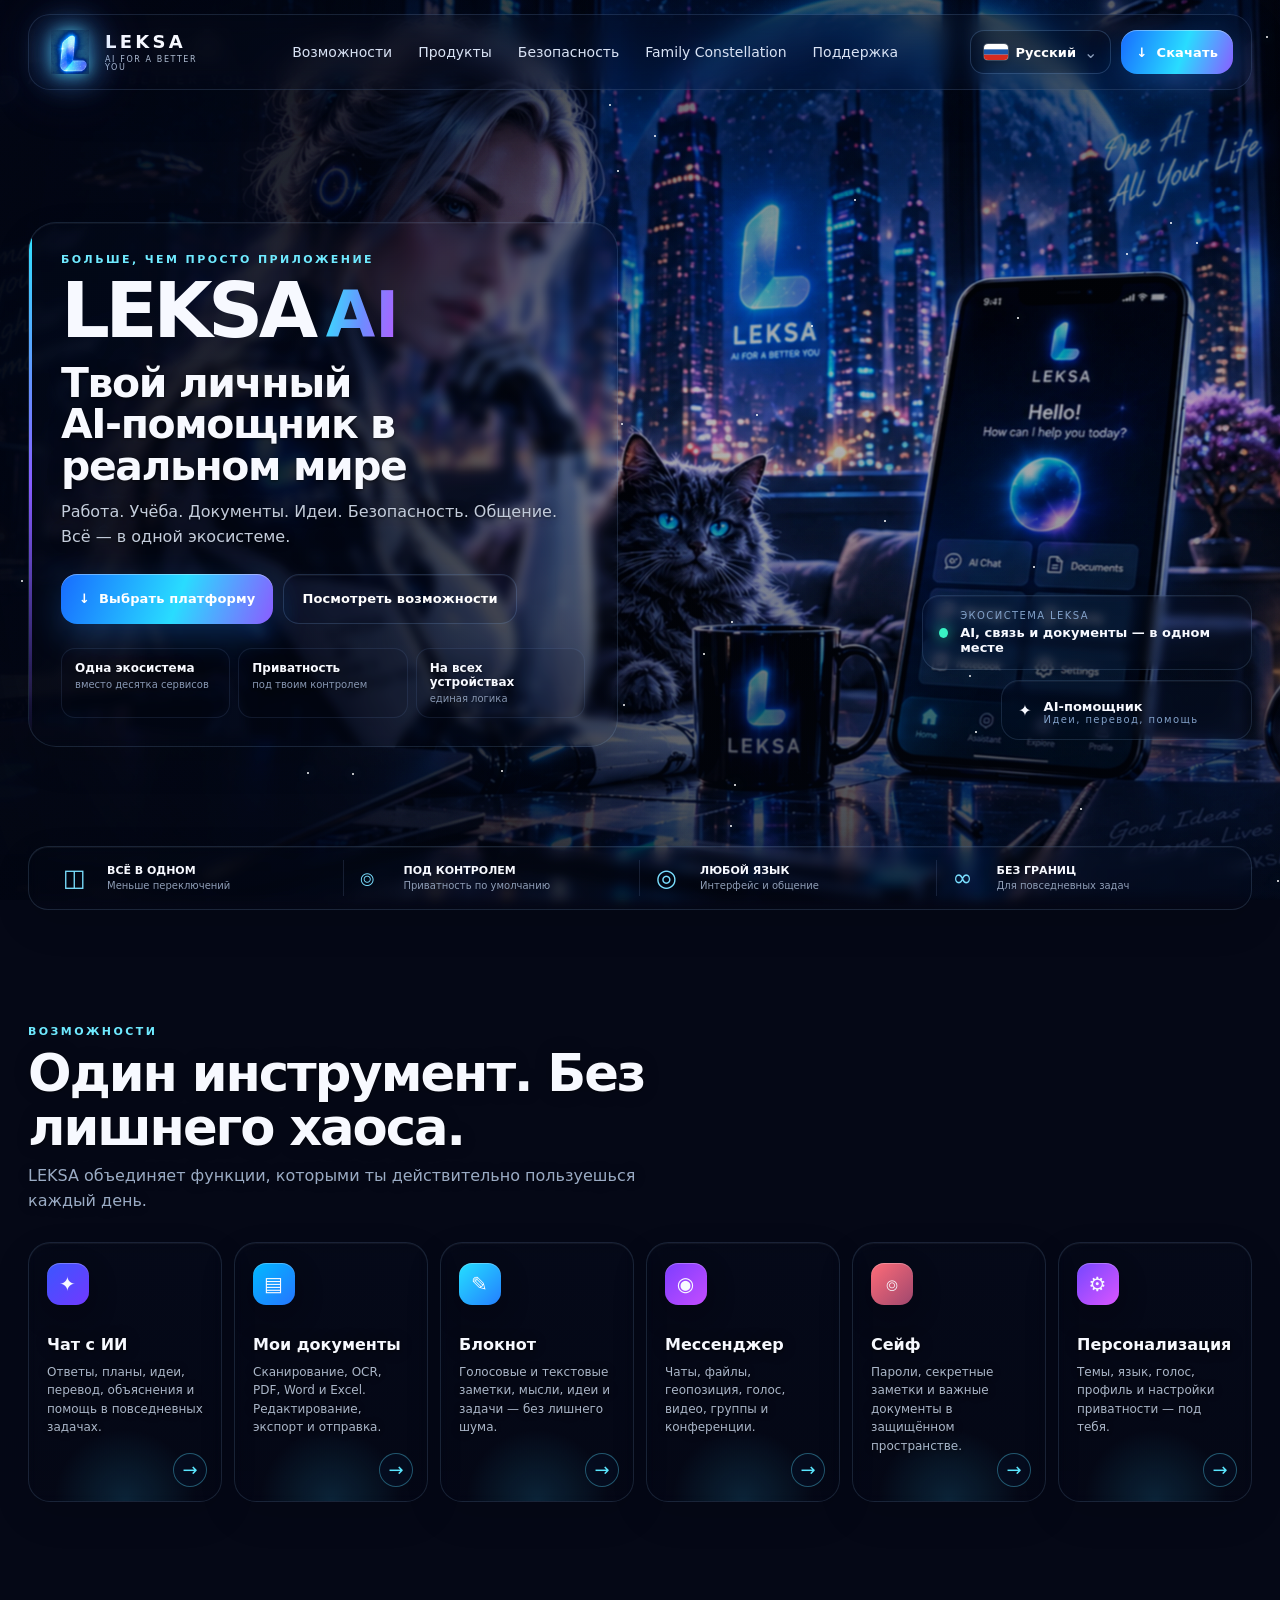
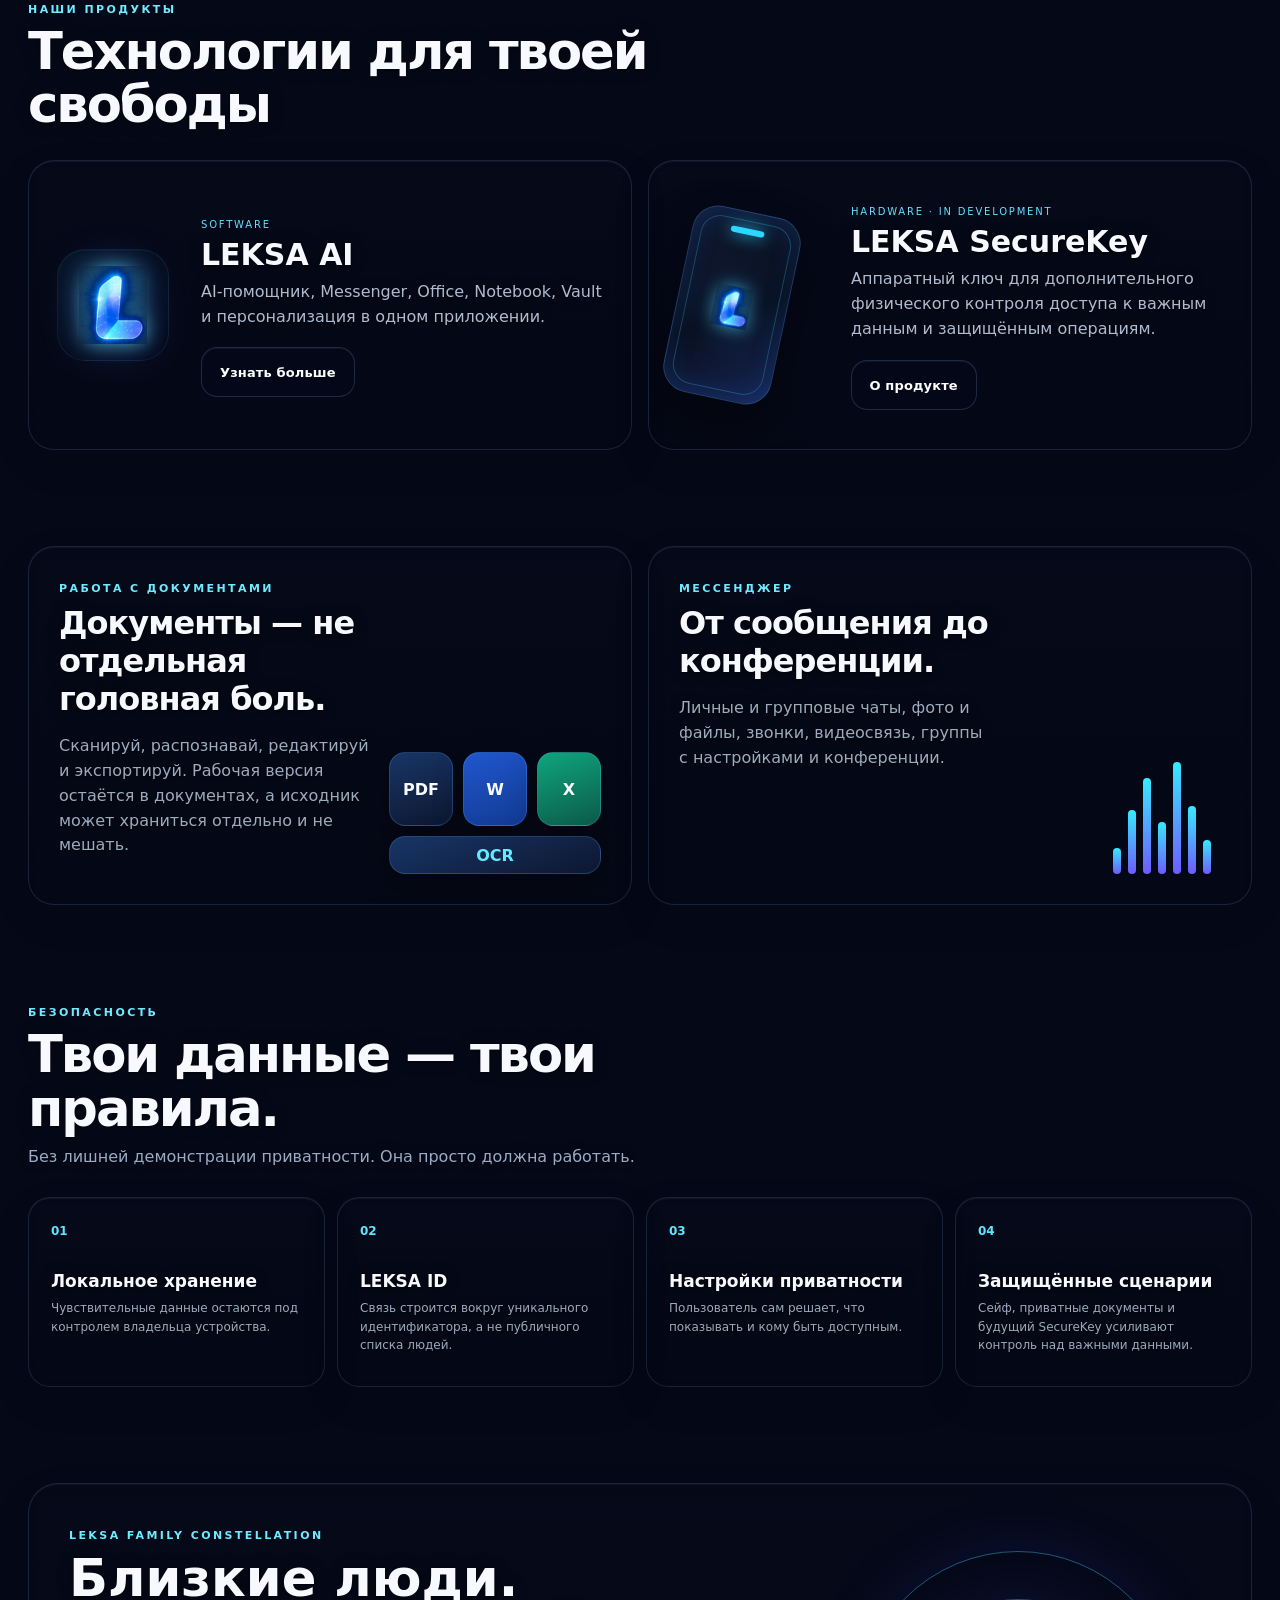
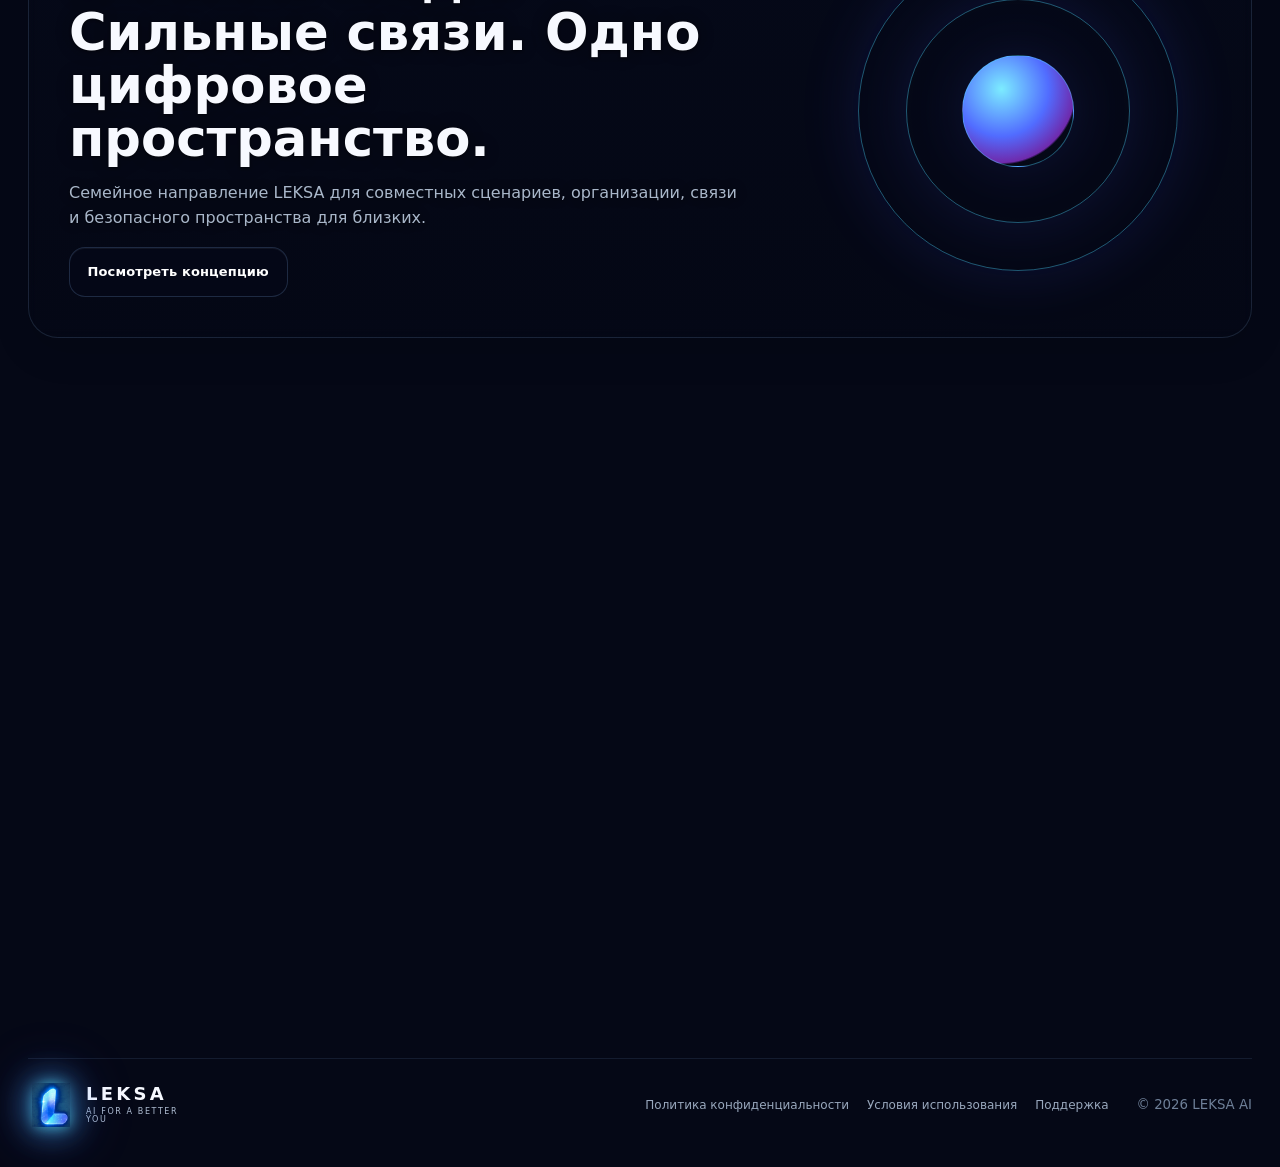
<file: index.html>
<!doctype html>
<html lang="ru">
<head>
  <meta charset="utf-8">
  <meta name="viewport" content="width=device-width,initial-scale=1,viewport-fit=cover">
  <meta name="theme-color" content="#050816">
  <meta name="description" content="LEKSA AI — AI-помощник, защищённый мессенджер, документы, блокнот, сейф и персонализация в одной экосистеме.">
  <meta name="robots" content="index,follow,max-image-preview:large">
  <link rel="canonical" href="https://leksa.dev/">

  <meta property="og:type" content="website">
  <meta property="og:url" content="https://leksa.dev/">
  <meta property="og:site_name" content="LEKSA AI">
  <meta property="og:title" content="LEKSA AI — Технологии будущего">
  <meta property="og:description" content="AI-помощник, защищённый мессенджер, документы, блокнот, сейф и персонализация в одной экосистеме.">
  <meta property="og:image" content="https://leksa.dev/assets/leksa-lockup.png">
  <meta property="og:locale" content="ru_RU">

  <meta name="twitter:card" content="summary_large_image">
  <meta name="twitter:title" content="LEKSA AI — Технологии будущего">
  <meta name="twitter:description" content="AI-помощник, защищённый мессенджер, документы, блокнот, сейф и персонализация в одной экосистеме.">
  <meta name="twitter:image" content="https://leksa.dev/assets/leksa-lockup.png">

  <title>LEKSA AI — Технологии будущего</title>
  <link rel="icon" href="/favicon.ico" sizes="any">
  <link rel="icon" type="image/png" sizes="120x120" href="/favicon.png">
  <link rel="apple-touch-icon" sizes="180x180" href="/apple-touch-icon.png">
  <link rel="preload" href="assets/scene.webp" as="image" type="image/webp">
  <link rel="stylesheet" href="styles.css">
</head>
<body>
  <div class="scene" aria-hidden="true">
    <div class="scene__bg"></div>
    <div class="scene__shade"></div>
    <div class="scene__noise"></div>
    <div class="scene__stars" id="stars"></div>
  </div>

  <header class="header shell">
    <a class="brand" href="#home" aria-label="LEKSA AI home">
      <span class="brand__mark" aria-hidden="true"><img src="assets/leksa-mark.png" alt=""></span>
      <span class="brand__text"><b>LEKSA</b><small>AI FOR A BETTER YOU</small></span>
    </a>

    <nav class="nav" aria-label="Primary navigation">
      <a href="#features" data-i18n="nav_features">Возможности</a>
      <a href="#products" data-i18n="nav_products">Продукты</a>
      <a href="#security" data-i18n="nav_security">Безопасность</a>
      <a href="#family" data-i18n="nav_family">Family Constellation</a>
      <a href="#support" data-i18n="nav_support">Поддержка</a>
    </nav>

    <div class="header__actions">
      <div class="language">
        <button class="language__toggle" id="langToggle" aria-haspopup="listbox" aria-expanded="false">
          <img class="language__flag" id="langFlag" src="assets/flags/ru.svg" alt="Русский">
          <span class="language__name" id="langName">Русский</span>
          <span class="chev">⌄</span>
        </button>
        <div class="language__menu" id="langMenu" role="listbox" hidden></div>
      </div>
      <button class="btn btn--primary btn--small" data-open="downloads"><span>↓</span><span data-i18n="download">Скачать</span></button>
      <button class="hamb" id="hamb" aria-label="Menu"><span></span><span></span></button>
    </div>
  </header>

  <main>
    <section class="hero shell" id="home">
      <div class="hero__copy glass reveal">
        <div class="eyebrow" data-i18n="hero_eyebrow">БОЛЬШЕ, ЧЕМ ПРОСТО ПРИЛОЖЕНИЕ</div>
        <div class="hero__logo-line"><span>LEKSA</span><em>AI</em></div>
        <h1 data-i18n="hero_title">Твой личный AI‑помощник в реальном мире</h1>
        <p class="hero__lead" data-i18n="hero_lead">Работа. Учёба. Документы. Идеи. Безопасность. Общение. Всё — в одной экосистеме.</p>
        <div class="hero__actions">
          <button class="btn btn--primary" data-open="downloads"><span>↓</span><span data-i18n="hero_cta">Выбрать платформу</span></button>
          <a class="btn btn--glass" href="#features" data-i18n="hero_more">Посмотреть возможности</a>
        </div>
        <div class="hero__facts">
          <span><b data-i18n="fact_one">Одна экосистема</b><small data-i18n="fact_one_sub">вместо десятка сервисов</small></span>
          <span><b data-i18n="fact_private">Приватность</b><small data-i18n="fact_private_sub">под твоим контролем</small></span>
          <span><b data-i18n="fact_devices">На всех устройствах</b><small data-i18n="fact_devices_sub">единая логика</small></span>
        </div>
      </div>

      <aside class="hero__float reveal">
        <div class="float-card glass">
          <span class="status-dot"></span>
          <div><small data-i18n="float_label">LEKSA ECOSYSTEM</small><b data-i18n="float_title">AI, связь и документы — в одном месте</b></div>
        </div>
        <div class="float-card glass float-card--mini">
          <span>✦</span><div><b data-i18n="float_ai">AI Assistant</b><small data-i18n="float_ai_sub">Идеи, перевод, помощь</small></div>
        </div>
      </aside>

      <div class="hero__rail glass">
        <div><span class="rail-icon">◫</span><b data-i18n="rail_one">ВСЁ В ОДНОМ</b><small data-i18n="rail_one_sub">Меньше переключений</small></div>
        <div><span class="rail-icon">⌾</span><b data-i18n="rail_two">ПОД КОНТРОЛЕМ</b><small data-i18n="rail_two_sub">Приватность по умолчанию</small></div>
        <div><span class="rail-icon">◎</span><b data-i18n="rail_three">ЛЮБОЙ ЯЗЫК</b><small data-i18n="rail_three_sub">Интерфейс и общение</small></div>
        <div><span class="rail-icon">∞</span><b data-i18n="rail_four">БЕЗ ГРАНИЦ</b><small data-i18n="rail_four_sub">Для повседневных задач</small></div>
      </div>
    </section>

    <section class="section shell" id="features">
      <div class="section__head reveal">
        <span class="eyebrow" data-i18n="features_eyebrow">ВОЗМОЖНОСТИ</span>
        <h2 data-i18n="features_title">Один инструмент. Без лишнего хаоса.</h2>
        <p data-i18n="features_lead">LEKSA объединяет функции, которыми ты действительно пользуешься каждый день.</p>
      </div>

      <div class="feature-grid">
        <article class="feature glass reveal"><div class="feature__icon c1">✦</div><h3 data-i18n="f_ai_t">Чат с ИИ</h3><p data-i18n="f_ai_d">Ответы, планы, идеи, перевод, объяснения и помощь в повседневных задачах.</p><button data-detail="ai" aria-label="More">→</button></article>
        <article class="feature glass reveal"><div class="feature__icon c2">▤</div><h3 data-i18n="f_docs_t">Мои документы</h3><p data-i18n="f_docs_d">Сканирование, OCR, PDF, Word и Excel. Редактирование, экспорт и отправка.</p><button data-detail="docs" aria-label="More">→</button></article>
        <article class="feature glass reveal"><div class="feature__icon c3">✎</div><h3 data-i18n="f_notes_t">Блокнот</h3><p data-i18n="f_notes_d">Голосовые и текстовые заметки, мысли, идеи и задачи — без лишнего шума.</p><button data-detail="notes" aria-label="More">→</button></article>
        <article class="feature glass reveal"><div class="feature__icon c4">◉</div><h3 data-i18n="f_msg_t">Мессенджер</h3><p data-i18n="f_msg_d">Чаты, файлы, геопозиция, голос, видео, группы и конференции.</p><button data-detail="messenger" aria-label="More">→</button></article>
        <article class="feature glass reveal"><div class="feature__icon c5">⌾</div><h3 data-i18n="f_vault_t">Сейф</h3><p data-i18n="f_vault_d">Пароли, секретные заметки и важные документы в защищённом пространстве.</p><button data-detail="vault" aria-label="More">→</button></article>
        <article class="feature glass reveal"><div class="feature__icon c6">⚙</div><h3 data-i18n="f_person_t">Персонализация</h3><p data-i18n="f_person_d">Темы, язык, голос, профиль и настройки приватности — под тебя.</p><button data-detail="personal" aria-label="More">→</button></article>
      </div>
    </section>

    <section class="section shell" id="products">
      <div class="section__head reveal"><span class="eyebrow" data-i18n="products_eyebrow">НАШИ ПРОДУКТЫ</span><h2 data-i18n="products_title">Технологии для твоей свободы</h2></div>
      <div class="product-grid">
        <article class="product glass reveal">
          <div class="product__mark product__mark--leksa"><img src="assets/leksa-mark.png" alt="LEKSA"></div>
          <div><span>SOFTWARE</span><h3>LEKSA AI</h3><p data-i18n="product_ai_desc">AI‑помощник, Messenger, Office, Notebook, Vault и персонализация в одном приложении.</p><button class="btn btn--glass" data-detail="productAi" data-i18n="learn_more">Узнать больше</button></div>
        </article>
        <article class="product glass reveal product--key">
          <div class="key-art"><i></i><img class="key-art__logo" src="assets/leksa-mark.png" alt="LEKSA"></div>
          <div><span>HARDWARE · IN DEVELOPMENT</span><h3>LEKSA SecureKey</h3><p data-i18n="product_key_desc">Аппаратный ключ для дополнительного физического контроля доступа к важным данным и защищённым операциям.</p><button class="btn btn--glass" data-detail="secureKey" data-i18n="about_product">О продукте</button></div>
        </article>
      </div>
    </section>

    <section class="section shell details-zone">
      <article class="detail-panel glass reveal">
        <div><span class="eyebrow" data-i18n="docs_eyebrow">DOCUMENT WORKSPACE</span><h2 data-i18n="docs_title">Документы — не отдельная головная боль.</h2><p data-i18n="docs_desc">Сканируй, распознавай, редактируй и экспортируй. Рабочая версия остаётся в документах, а исходник может храниться отдельно и не мешать.</p></div>
        <div class="detail-visual"><span>PDF</span><span>W</span><span>X</span><i>OCR</i></div>
      </article>
      <article class="detail-panel glass reveal">
        <div><span class="eyebrow" data-i18n="msg_eyebrow">MESSENGER</span><h2 data-i18n="msg_title">От сообщения до конференции.</h2><p data-i18n="msg_desc">Личные и групповые чаты, фото и файлы, звонки, видеосвязь, группы с настройками и конференции.</p></div>
        <div class="wave"><i></i><i></i><i></i><i></i><i></i><i></i><i></i></div>
      </article>
    </section>

    <section class="section shell" id="security">
      <div class="section__head reveal"><span class="eyebrow" data-i18n="security_eyebrow">БЕЗОПАСНОСТЬ</span><h2 data-i18n="security_title">Твои данные — твои правила.</h2><p data-i18n="security_lead">Без лишней демонстрации приватности. Она просто должна работать.</p></div>
      <div class="security-grid">
        <article class="glass reveal"><b>01</b><h3 data-i18n="s_local_t">Локальное хранение</h3><p data-i18n="s_local_d">Чувствительные данные остаются под контролем владельца устройства.</p></article>
        <article class="glass reveal"><b>02</b><h3 data-i18n="s_identity_t">LEKSA ID</h3><p data-i18n="s_identity_d">Связь строится вокруг уникального идентификатора, а не публичного списка людей.</p></article>
        <article class="glass reveal"><b>03</b><h3 data-i18n="s_control_t">Настройки приватности</h3><p data-i18n="s_control_d">Пользователь сам решает, что показывать и кому быть доступным.</p></article>
        <article class="glass reveal"><b>04</b><h3 data-i18n="s_secure_t">Защищённые сценарии</h3><p data-i18n="s_secure_d">Сейф, приватные документы и будущий SecureKey усиливают контроль над важными данными.</p></article>
      </div>
    </section>

    <section class="section shell" id="family">
      <div class="family glass reveal">
        <div class="family__orb"><span></span><span></span><span></span></div>
        <div><span class="eyebrow">LEKSA FAMILY CONSTELLATION</span><h2 data-i18n="family_title">Близкие люди. Сильные связи. Одно цифровое пространство.</h2><p data-i18n="family_desc">Семейное направление LEKSA для совместных сценариев, организации, связи и безопасного пространства для близких.</p><button class="btn btn--glass" data-detail="family" data-i18n="family_cta">Посмотреть концепцию</button></div>
      </div>
    </section>

    <section class="section shell" id="support">
      <div class="support-grid">
        <div class="support-copy glass reveal"><span class="eyebrow" data-i18n="support_eyebrow">ПОДДЕРЖКА</span><h2 data-i18n="support_title">Нормальная поддержка без квестов.</h2><p data-i18n="support_desc">Опиши проблему, предложение или идею. Мы подготовим письмо в поддержку LEKSA.</p><a href="mailto:support@leksa.dev">support@leksa.dev</a></div>
        <form class="support-form glass reveal" id="supportForm">
          <label><span data-i18n="form_name">Имя</span><input id="supportName" required autocomplete="name"></label>
          <label><span data-i18n="form_email">Email</span><input id="supportEmail" type="email" required autocomplete="email"></label>
          <label><span data-i18n="form_message">Сообщение</span><textarea id="supportMessage" rows="4" required></textarea></label>
          <button class="btn btn--primary" type="submit" data-i18n="form_send">Написать в поддержку</button>
          <small data-i18n="form_note">Откроется установленное почтовое приложение с готовым письмом.</small>
        </form>
      </div>
    </section>

    <section class="cta shell reveal">
      <div class="cta__inner glass"><div><span class="eyebrow" data-i18n="cta_eyebrow">LEKSA AI</span><h2 data-i18n="cta_title">Готов попробовать экосистему в действии?</h2><p data-i18n="cta_desc">Выбери платформу и посмотри актуальный статус релиза.</p></div><button class="btn btn--primary" data-open="downloads"><span>↓</span><span data-i18n="download">Скачать</span></button></div>
    </section>
  </main>

  <footer class="footer shell">
    <a class="brand brand--footer" href="#home"><span class="brand__mark" aria-hidden="true"><img src="assets/leksa-mark.png" alt=""></span><span class="brand__text"><b>LEKSA</b><small>AI FOR A BETTER YOU</small></span></a>
    <div class="footer__links"><a href="privacy.html" data-i18n="privacy">Политика конфиденциальности</a><a href="terms.html" data-i18n="terms">Условия использования</a><a href="mailto:support@leksa.dev" data-i18n="nav_support">Поддержка</a></div>
    <small>© 2026 LEKSA AI</small>
  </footer>

  <div class="modal" id="modal" aria-hidden="true">
    <div class="modal__backdrop" data-close></div>
    <div class="modal__card glass" role="dialog" aria-modal="true" aria-labelledby="modalTitle">
      <button class="modal__close" data-close aria-label="Close">×</button>
      <span class="eyebrow" id="modalEyebrow">LEKSA</span>
      <h2 id="modalTitle"></h2>
      <div id="modalBody"></div>
      <div id="modalActions"></div>
    </div>
  </div>

  <script src="app.js"></script>
</body>
</html>
</file>
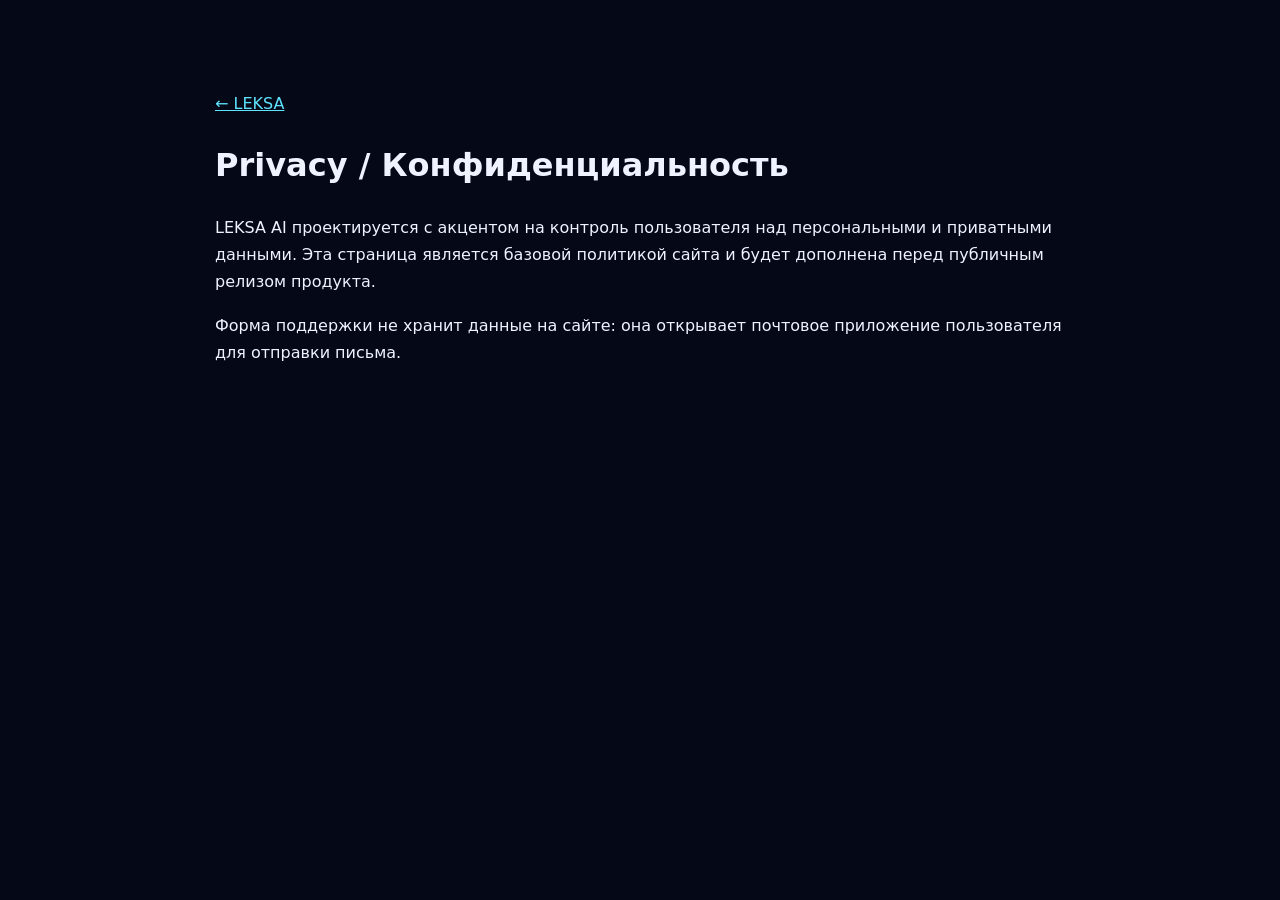
<file: privacy.html>
<!doctype html><html lang="ru"><head><meta charset="utf-8"><meta name="viewport" content="width=device-width,initial-scale=1"><title>LEKSA — Privacy</title><style>body{margin:0;background:#050816;color:#eef3ff;font:16px/1.7 system-ui;padding:7vw}main{max-width:850px;margin:auto}a{color:#5ee4ff}</style>  <link rel="icon" type="image/svg+xml" href="assets/leksa-logo.svg">
  <link rel="apple-touch-icon" href="assets/leksa-logo.svg">
<link rel="icon" type="image/png" href="assets/leksa-favicon.png"></head><body><main><a href="index.html">← LEKSA</a><h1>Privacy / Конфиденциальность</h1><p>LEKSA AI проектируется с акцентом на контроль пользователя над персональными и приватными данными. Эта страница является базовой политикой сайта и будет дополнена перед публичным релизом продукта.</p><p>Форма поддержки не хранит данные на сайте: она открывает почтовое приложение пользователя для отправки письма.</p></main></body></html>
</file>
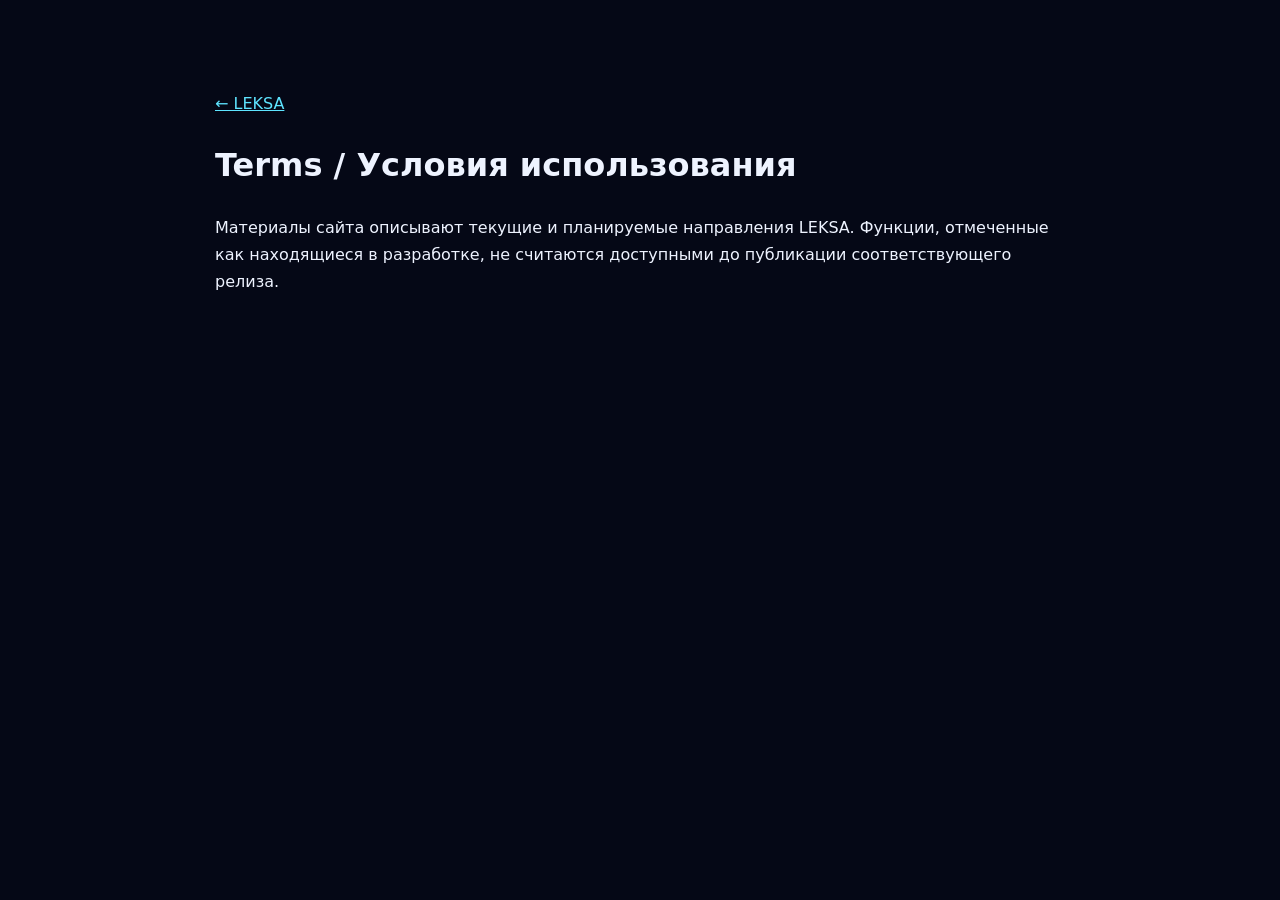
<file: terms.html>
<!doctype html><html lang="ru"><head><meta charset="utf-8"><meta name="viewport" content="width=device-width,initial-scale=1"><title>LEKSA — Terms</title><style>body{margin:0;background:#050816;color:#eef3ff;font:16px/1.7 system-ui;padding:7vw}main{max-width:850px;margin:auto}a{color:#5ee4ff}</style>  <link rel="icon" type="image/svg+xml" href="assets/leksa-logo.svg">
  <link rel="apple-touch-icon" href="assets/leksa-logo.svg">
<link rel="icon" type="image/png" href="assets/leksa-favicon.png"></head><body><main><a href="index.html">← LEKSA</a><h1>Terms / Условия использования</h1><p>Материалы сайта описывают текущие и планируемые направления LEKSA. Функции, отмеченные как находящиеся в разработке, не считаются доступными до публикации соответствующего релиза.</p></main></body></html>
</file>
<file: styles.css>
:root{--bg:#050816;--text:#f7f9ff;--muted:#aab7ca;--line:rgba(151,186,255,.18);--glass:rgba(8,15,35,.56);--glass2:rgba(8,15,35,.74);--cyan:#2ee7ff;--blue:#2583ff;--violet:#865cff;--pink:#e85cff;--shadow:0 24px 80px rgba(0,0,0,.36);--radius:26px}
*{box-sizing:border-box}html{scroll-behavior:smooth}body{margin:0;background:var(--bg);color:var(--text);font-family:Inter,ui-sans-serif,system-ui,-apple-system,BlinkMacSystemFont,"Segoe UI",Roboto,Arial,sans-serif;overflow-x:hidden}button,input,textarea{font:inherit}a{color:inherit;text-decoration:none}.shell{width:min(1440px,calc(100% - 56px));margin-inline:auto}.scene{position:fixed;inset:0;z-index:-5;overflow:hidden;background:#050816}.scene__bg{position:absolute;inset:-2%;background-image:url('assets/scene.webp');background-size:cover;background-position:56% center;filter:saturate(1.06) contrast(1.02);transform:scale(1.025) translate3d(var(--px,0),var(--py,0),0);transition:transform .2s ease-out}.scene__shade{position:absolute;inset:0;background:linear-gradient(90deg,rgba(2,6,18,.96) 0%,rgba(2,6,18,.78) 27%,rgba(2,6,18,.18) 54%,rgba(2,6,18,.24) 100%),linear-gradient(180deg,rgba(2,5,14,.55) 0%,rgba(2,5,14,.1) 45%,rgba(2,5,14,.75) 100%)}.scene__noise{position:absolute;inset:0;opacity:.11;mix-blend-mode:soft-light;background-image:url("data:image/svg+xml,%3Csvg xmlns='http://www.w3.org/2000/svg' width='120' height='120' viewBox='0 0 120 120'%3E%3Cfilter id='n'%3E%3CfeTurbulence type='fractalNoise' baseFrequency='.7' numOctaves='2' stitchTiles='stitch'/%3E%3C/filter%3E%3Crect width='100%25' height='100%25' filter='url(%23n)' opacity='.45'/%3E%3C/svg%3E")}.scene__stars{position:absolute;inset:0}.scene__stars i{position:absolute;width:2px;height:2px;border-radius:50%;background:#fff;box-shadow:0 0 12px #76eaff;animation:twinkle 4s ease-in-out infinite}@keyframes twinkle{50%{opacity:.2;transform:scale(.55)}}
.glass{background:linear-gradient(180deg,rgba(15,26,55,.68),rgba(6,13,30,.56));border:1px solid var(--line);box-shadow:inset 0 1px 0 rgba(255,255,255,.045),var(--shadow);backdrop-filter:blur(22px) saturate(1.2);-webkit-backdrop-filter:blur(22px) saturate(1.2)}
.header{position:sticky;top:14px;z-index:50;height:76px;padding:0 18px;display:flex;align-items:center;gap:28px;border:1px solid rgba(133,170,240,.14);border-radius:22px;background:rgba(5,9,22,.72);box-shadow:0 18px 60px rgba(0,0,0,.24);backdrop-filter:blur(20px)}.brand{display:inline-flex;align-items:center;gap:10px;min-width:max-content}.brand__mark{width:40px;height:40px;filter:drop-shadow(0 0 18px rgba(53,192,255,.35))}.brand__text{display:flex;flex-direction:column;line-height:1}.brand__text b{font-size:17px;letter-spacing:.16em}.brand__text small{margin-top:5px;color:#9aa9c5;font-size:8px;letter-spacing:.18em}.nav{display:flex;align-items:center;justify-content:center;gap:26px;margin-inline:auto}.nav a{font-size:14px;color:#d9e3f5;transition:.2s}.nav a:hover{color:#fff;text-shadow:0 0 18px rgba(55,222,255,.6)}.header__actions{display:flex;align-items:center;gap:10px}.language{position:relative}.language__toggle{height:44px;display:flex;align-items:center;gap:8px;padding:0 13px;border:1px solid rgba(145,176,235,.18);border-radius:14px;background:rgba(10,18,39,.78);color:#fff;cursor:pointer}.language__flag{font-size:18px}.language__name{font-size:13px;font-weight:700}.chev{color:#8ea0bd}.language__menu{position:absolute;right:0;top:52px;width:410px;max-height:520px;overflow:auto;padding:10px;display:grid;grid-template-columns:1fr 1fr;gap:8px;border:1px solid rgba(113,165,255,.22);border-radius:20px;background:rgba(4,10,25,.96);box-shadow:0 30px 80px rgba(0,0,0,.45);backdrop-filter:blur(24px)}.language__menu[hidden]{display:none}.lang-option{display:flex;align-items:center;gap:10px;padding:11px;border:0;border-radius:14px;background:transparent;color:#fff;text-align:left;cursor:pointer}.lang-option:hover,.lang-option.active{background:linear-gradient(135deg,rgba(38,121,255,.23),rgba(128,78,255,.2))}.lang-option span:first-child{font-size:22px}.lang-option b{display:block;font-size:13px}.lang-option small{display:block;color:#8696b3;margin-top:2px;font-size:11px}.btn{border:0;cursor:pointer;display:inline-flex;align-items:center;justify-content:center;gap:9px;min-height:50px;padding:0 18px;border-radius:16px;color:#fff;font-weight:800;font-size:13px;letter-spacing:.01em;transition:transform .2s ease,box-shadow .2s ease,border-color .2s ease}.btn:hover{transform:translateY(-2px)}.btn--small{min-height:44px;padding:0 15px}.btn--primary{background:linear-gradient(110deg,#176cff,#29dcff 55%,#8b5cff);box-shadow:0 12px 34px rgba(31,135,255,.28),inset 0 1px 0 rgba(255,255,255,.35)}.btn--glass{background:rgba(16,27,57,.58);border:1px solid rgba(134,183,255,.25);box-shadow:inset 0 1px 0 rgba(255,255,255,.05)}.hamb{display:none;width:42px;height:42px;border:0;background:transparent}.hamb span{display:block;width:22px;height:2px;background:white;margin:5px auto}
.hero{min-height:calc(100svh - 44px);padding-top:72px;padding-bottom:22px;display:grid;grid-template-columns:minmax(380px,590px) 1fr;grid-template-rows:1fr auto;gap:26px;align-items:center}.hero__copy{position:relative;padding:30px 32px 28px;border-radius:28px;overflow:hidden}.hero__copy:before{content:"";position:absolute;inset:0 auto 0 0;width:3px;background:linear-gradient(var(--cyan),var(--violet),transparent)}.eyebrow{color:#6feaff;font-size:11px;font-weight:900;letter-spacing:.22em;text-transform:uppercase}.hero__logo-line{margin-top:10px;display:flex;align-items:baseline;gap:12px;line-height:.9}.hero__logo-line span{font-size:clamp(54px,6vw,88px);font-weight:900;letter-spacing:-.06em}.hero__logo-line em{font-size:clamp(44px,5vw,72px);font-style:normal;font-weight:900;background:linear-gradient(100deg,#35e4ff,#6c8dff,#b85cff);-webkit-background-clip:text;color:transparent}.hero h1{max-width:530px;margin:18px 0 12px;font-size:clamp(30px,3.2vw,48px);line-height:1.02;letter-spacing:-.035em}.hero__lead{max-width:520px;color:#c3ccdb;font-size:16px;line-height:1.55;margin:0}.hero__actions{display:flex;gap:10px;flex-wrap:wrap;margin-top:24px}.hero__facts{display:grid;grid-template-columns:repeat(3,1fr);gap:8px;margin-top:24px}.hero__facts span{padding:12px 13px;border-radius:14px;background:rgba(6,12,28,.36);border:1px solid rgba(134,171,235,.12)}.hero__facts b,.hero__facts small{display:block}.hero__facts b{font-size:12px}.hero__facts small{font-size:10px;color:#8797b3;margin-top:3px;line-height:1.3}.hero__float{justify-self:end;align-self:end;margin-bottom:80px;display:flex;flex-direction:column;gap:10px;width:min(330px,100%)}.float-card{padding:14px 16px;border-radius:18px;display:flex;align-items:center;gap:12px}.float-card small,.float-card b{display:block}.float-card small{color:#82a1c9;font-size:10px;letter-spacing:.14em}.float-card b{font-size:13px;margin-top:4px}.float-card--mini{width:76%;align-self:flex-end}.status-dot{width:10px;height:10px;border-radius:50%;background:#39f2c4;box-shadow:0 0 14px #39f2c4}.hero__rail{grid-column:1/-1;display:grid;grid-template-columns:repeat(4,1fr);padding:13px 18px;border-radius:20px}.hero__rail>div{display:grid;grid-template-columns:34px 1fr;grid-template-rows:auto auto;column-gap:10px;padding:4px 16px;border-right:1px solid rgba(142,173,230,.15)}.hero__rail>div:last-child{border-right:0}.rail-icon{grid-row:1/3;align-self:center;font-size:24px;color:#7adfff}.hero__rail b{font-size:11px}.hero__rail small{font-size:10px;color:#8e9db6;margin-top:2px}
.section{padding:88px 0 8px}.section__head{max-width:700px;margin-bottom:28px}.section__head h2{margin:8px 0 8px;font-size:clamp(30px,4vw,52px);line-height:1.05;letter-spacing:-.04em}.section__head p{color:#9aabc5;line-height:1.6;margin:0;max-width:660px}.feature-grid{display:grid;grid-template-columns:repeat(6,1fr);gap:12px}.feature{position:relative;min-height:260px;padding:20px 18px;border-radius:22px;overflow:hidden}.feature:after{content:"";position:absolute;left:18px;right:18px;bottom:0;height:70px;background:radial-gradient(circle at 50% 100%,rgba(46,200,255,.15),transparent 68%)}.feature__icon{width:42px;height:42px;display:grid;place-items:center;border-radius:13px;font-size:20px;margin-bottom:30px;box-shadow:inset 0 1px 0 rgba(255,255,255,.25),0 10px 28px rgba(0,0,0,.25)}.c1{background:linear-gradient(135deg,#3b56ff,#7139ff)}.c2{background:linear-gradient(135deg,#00b9ff,#2675ff)}.c3{background:linear-gradient(135deg,#24e0ff,#247eff)}.c4{background:linear-gradient(135deg,#7d3eff,#c44cff)}.c5{background:linear-gradient(135deg,#ff6c78,#9f476e)}.c6{background:linear-gradient(135deg,#7547ff,#da55ff)}.feature h3{margin:0 0 9px;font-size:16px}.feature p{margin:0;color:#aab6c9;font-size:12px;line-height:1.55}.feature button{position:absolute;right:14px;bottom:14px;z-index:2;width:34px;height:34px;border-radius:50%;border:1px solid rgba(88,221,255,.36);background:rgba(5,15,34,.65);color:#5be7ff;font-size:18px;cursor:pointer}.product-grid{display:grid;grid-template-columns:1fr 1fr;gap:16px}.product{min-height:290px;border-radius:26px;padding:28px;display:grid;grid-template-columns:120px 1fr;align-items:center;gap:24px;overflow:hidden}.product>div>span{font-size:10px;letter-spacing:.18em;color:#68dcff}.product h3{font-size:30px;margin:5px 0 8px}.product p{color:#aebbd0;line-height:1.55;margin:0 0 18px;max-width:520px}.product__mark{width:112px;height:112px;border-radius:28px;background:radial-gradient(circle at 30% 20%,rgba(105,218,255,.22),rgba(25,52,105,.2));display:grid;place-items:center;border:1px solid rgba(94,178,255,.22)}.product__mark svg{width:68px;filter:drop-shadow(0 0 18px rgba(46,205,255,.38))}.product--key{grid-template-columns:150px 1fr}.key-art{position:relative;width:110px;height:190px;border-radius:26px;transform:rotate(12deg);background:linear-gradient(150deg,#111b36,#080e1c 55%,#182758);border:1px solid rgba(96,174,255,.25);box-shadow:0 25px 50px rgba(0,0,0,.35),inset 0 0 28px rgba(30,129,255,.15);display:grid;place-items:center}.key-art:before{content:"";position:absolute;inset:8px;border-radius:20px;border:1px solid rgba(61,212,255,.25)}.key-art i{position:absolute;top:16px;width:34px;height:6px;border-radius:6px;background:#29d7ff;box-shadow:0 0 16px #29d7ff}.key-art b{font-size:46px;background:linear-gradient(#fff,#4ad8ff);-webkit-background-clip:text;color:transparent}.details-zone{display:grid;grid-template-columns:1fr 1fr;gap:16px}.detail-panel{min-height:300px;padding:30px;border-radius:26px;display:flex;justify-content:space-between;gap:20px;overflow:hidden}.detail-panel>div:first-child{max-width:58%}.detail-panel h2{font-size:32px;margin:8px 0 12px;letter-spacing:-.03em}.detail-panel p{color:#9cabbe;line-height:1.55}.detail-visual{align-self:flex-end;display:grid;grid-template-columns:repeat(3,64px);gap:10px}.detail-visual span,.detail-visual i{height:74px;display:grid;place-items:center;border-radius:16px;font-style:normal;font-weight:900;background:linear-gradient(160deg,#183567,#0d1730);border:1px solid rgba(93,183,255,.22);box-shadow:0 12px 30px rgba(0,0,0,.25)}.detail-visual span:nth-child(2){background:linear-gradient(160deg,#2057ce,#123a92)}.detail-visual span:nth-child(3){background:linear-gradient(160deg,#0fa57d,#0c5a49)}.detail-visual i{grid-column:1/4;height:38px;color:#62eaff}.wave{display:flex;align-items:end;gap:7px;align-self:end;height:130px;padding-right:10px}.wave i{width:8px;border-radius:8px;background:linear-gradient(#37eaff,#6d5cff);animation:wave 1.4s ease-in-out infinite}.wave i:nth-child(1){height:26px}.wave i:nth-child(2){height:64px;animation-delay:.1s}.wave i:nth-child(3){height:96px;animation-delay:.2s}.wave i:nth-child(4){height:52px;animation-delay:.3s}.wave i:nth-child(5){height:112px;animation-delay:.4s}.wave i:nth-child(6){height:68px;animation-delay:.5s}.wave i:nth-child(7){height:34px;animation-delay:.6s}@keyframes wave{50%{transform:scaleY(.45);opacity:.6}}.security-grid{display:grid;grid-template-columns:repeat(4,1fr);gap:12px}.security-grid article{padding:22px;border-radius:22px;min-height:190px}.security-grid article>b{color:#5fe5ff;font-size:12px}.security-grid h3{font-size:17px;margin:32px 0 8px}.security-grid p{font-size:12px;line-height:1.55;color:#9baabd;margin:0}.family{position:relative;min-height:330px;padding:40px;border-radius:30px;overflow:hidden;display:flex;align-items:center}.family>div:last-child{max-width:680px;position:relative;z-index:2}.family h2{font-size:clamp(34px,4vw,54px);line-height:1.04;margin:9px 0 12px}.family p{color:#a9b7ca;line-height:1.55}.family__orb{position:absolute;right:6%;width:320px;height:320px}.family__orb span{position:absolute;border-radius:50%;border:1px solid rgba(77,212,255,.4);box-shadow:0 0 60px rgba(73,85,255,.15)}.family__orb span:nth-child(1){inset:0}.family__orb span:nth-child(2){inset:48px}.family__orb span:nth-child(3){inset:104px;background:radial-gradient(circle at 35% 30%,#7cecff,#516cff 45%,#6f2aac 70%,transparent 72%);filter:blur(.3px)}.support-grid{display:grid;grid-template-columns:.9fr 1.1fr;gap:16px}.support-copy,.support-form{border-radius:26px;padding:30px}.support-copy h2{font-size:36px;margin:10px 0 12px}.support-copy p{color:#a5b2c4;line-height:1.6}.support-copy a{display:inline-block;margin-top:18px;color:#5beaff;font-weight:800}.support-form{display:grid;grid-template-columns:1fr 1fr;gap:12px}.support-form label{display:grid;gap:7px}.support-form label:nth-child(3){grid-column:1/3}.support-form label span{font-size:11px;color:#91a1b9}.support-form input,.support-form textarea{width:100%;border-radius:14px;border:1px solid rgba(136,174,236,.16);background:rgba(5,12,29,.58);color:white;padding:13px 14px;outline:none}.support-form input:focus,.support-form textarea:focus{border-color:#38d7ff;box-shadow:0 0 0 3px rgba(56,215,255,.08)}.support-form button,.support-form small{grid-column:1/3}.support-form small{color:#7788a2}.cta{padding:88px 0 34px}.cta__inner{border-radius:28px;padding:26px 30px;display:flex;align-items:center;justify-content:space-between;gap:24px}.cta__inner h2{margin:5px 0;font-size:32px}.cta__inner p{margin:0;color:#94a3b8}.footer{padding:24px 0 40px;display:flex;align-items:center;gap:28px;border-top:1px solid rgba(135,169,228,.12)}.brand--footer{margin-right:auto}.footer__links{display:flex;gap:18px;font-size:12px;color:#99a8bd}.footer>small{color:#6f8099}.modal{position:fixed;inset:0;z-index:100;display:none}.modal.open{display:block}.modal__backdrop{position:absolute;inset:0;background:rgba(2,5,13,.72);backdrop-filter:blur(10px)}.modal__card{position:absolute;left:50%;top:50%;transform:translate(-50%,-50%);width:min(620px,calc(100% - 28px));max-height:min(80vh,760px);overflow:auto;padding:30px;border-radius:26px}.modal__close{position:absolute;right:14px;top:12px;width:38px;height:38px;border-radius:50%;border:1px solid rgba(132,171,230,.2);background:rgba(10,17,33,.7);color:white;font-size:24px;cursor:pointer}.modal__card h2{font-size:34px;margin:8px 0 14px}.modal__card p{color:#a9b5c6;line-height:1.6}.platform-list{display:grid;grid-template-columns:1fr 1fr;gap:10px;margin-top:18px}.platform{padding:16px;border-radius:16px;border:1px solid rgba(123,177,255,.17);background:rgba(9,18,38,.56);color:white;text-align:left;cursor:pointer}.platform b,.platform small{display:block}.platform small{margin-top:4px;color:#8495ae}.reveal{opacity:0;transform:translateY(22px);transition:opacity .7s ease,transform .7s cubic-bezier(.2,.75,.2,1)}.reveal.visible{opacity:1;transform:none}
@media(max-width:1180px){.nav{gap:16px}.nav a{font-size:12px}.feature-grid{grid-template-columns:repeat(3,1fr)}.hero{grid-template-columns:minmax(360px,520px) 1fr}.hero__float{display:none}.product{grid-template-columns:90px 1fr}.product__mark{width:88px;height:88px}.key-art{width:86px;height:160px}.product--key{grid-template-columns:100px 1fr}}
@media(max-width:900px){.shell{width:min(100% - 28px,760px)}.header{top:8px;height:68px;padding:0 12px}.brand__text small{display:none}.nav{position:fixed;left:14px;right:14px;top:86px;display:none;flex-direction:column;align-items:stretch;padding:14px;background:rgba(5,10,24,.96);border:1px solid var(--line);border-radius:18px;box-shadow:0 24px 70px rgba(0,0,0,.4)}.nav.open{display:flex}.nav a{padding:10px;font-size:14px}.hamb{display:block}.header .btn--small{display:none}.language__name{display:none}.language__menu{right:-50px;width:min(360px,calc(100vw - 28px));grid-template-columns:1fr 1fr}.hero{min-height:auto;padding-top:54px;grid-template-columns:1fr;grid-template-rows:auto auto}.hero__copy{max-width:560px;padding:24px}.hero__rail{grid-column:1;grid-template-columns:1fr 1fr}.hero__rail>div:nth-child(2){border-right:0}.hero__rail>div:nth-child(-n+2){border-bottom:1px solid rgba(142,173,230,.12);padding-bottom:12px;margin-bottom:8px}.scene__bg{background-position:62% center}.scene__shade{background:linear-gradient(180deg,rgba(3,6,16,.35) 0%,rgba(3,6,16,.55) 48%,rgba(3,6,16,.9) 72%,#050816 100%),linear-gradient(90deg,rgba(3,6,16,.85),rgba(3,6,16,.1) 65%)}.feature-grid{grid-template-columns:1fr 1fr}.product-grid,.details-zone,.support-grid{grid-template-columns:1fr}.security-grid{grid-template-columns:1fr 1fr}.detail-panel>div:first-child{max-width:65%}.footer{flex-wrap:wrap}.footer__links{order:3;width:100%;flex-wrap:wrap}}
@media(max-width:600px){.shell{width:calc(100% - 20px)}.header{border-radius:18px}.brand__mark{width:34px;height:34px}.brand__text b{font-size:14px}.hero{padding-top:34px}.hero__copy{padding:20px;border-radius:22px}.hero__logo-line span{font-size:52px}.hero__logo-line em{font-size:43px}.hero h1{font-size:31px}.hero__lead{font-size:14px}.hero__actions .btn{width:100%}.hero__facts{grid-template-columns:1fr}.hero__rail{grid-template-columns:1fr;border-radius:18px}.hero__rail>div{border-right:0!important;border-bottom:1px solid rgba(142,173,230,.12)!important;margin:0!important;padding:10px 6px!important}.hero__rail>div:last-child{border-bottom:0!important}.section{padding-top:66px}.feature-grid{grid-template-columns:1fr}.feature{min-height:200px}.product{grid-template-columns:1fr;padding:22px}.product__mark{width:70px;height:70px}.product--key{grid-template-columns:1fr}.key-art{position:absolute;right:18px;top:34px;width:62px;height:112px}.product{position:relative}.detail-panel{padding:22px;min-height:280px}.detail-panel>div:first-child{max-width:100%}.detail-visual,.wave{display:none}.security-grid{grid-template-columns:1fr}.family{padding:24px;min-height:360px}.family__orb{opacity:.35;right:-120px}.support-form{grid-template-columns:1fr}.support-form label:nth-child(3),.support-form button,.support-form small{grid-column:1}.cta__inner{align-items:flex-start;flex-direction:column}.cta__inner .btn{width:100%}.footer{align-items:flex-start;flex-direction:column}.language__menu{right:-94px;grid-template-columns:1fr;max-height:68vh}}
@media(prefers-reduced-motion:reduce){*{scroll-behavior:auto!important}.reveal{opacity:1;transform:none;transition:none}.scene__bg{transition:none}.wave i{animation:none}}

/* ===== LEKSA polish pass: keep structure, increase scene visibility ===== */
.glass{
  background:linear-gradient(180deg,rgba(14,26,55,.38),rgba(6,13,30,.24));
  border-color:rgba(151,195,255,.22);
  box-shadow:inset 0 1px 0 rgba(255,255,255,.07),0 20px 58px rgba(0,0,0,.22);
  backdrop-filter:blur(16px) saturate(1.15);
  -webkit-backdrop-filter:blur(16px) saturate(1.15);
}
.header{
  background:linear-gradient(180deg,rgba(5,10,24,.58),rgba(5,10,24,.42));
  border-color:rgba(141,186,255,.18);
  box-shadow:0 18px 54px rgba(0,0,0,.22),inset 0 1px 0 rgba(255,255,255,.035);
  backdrop-filter:blur(16px) saturate(1.18);
  -webkit-backdrop-filter:blur(16px) saturate(1.18);
}
.brand{gap:12px}.brand__mark{width:44px;height:44px;object-fit:contain;filter:drop-shadow(0 0 16px rgba(61,215,255,.48)) drop-shadow(0 0 28px rgba(104,75,255,.24))}.brand__text b{font-size:18px;letter-spacing:.18em}.brand__text small{color:#afbdd2;letter-spacing:.2em}
.hero__copy{background:linear-gradient(135deg,rgba(12,28,61,.46),rgba(5,13,30,.28));box-shadow:inset 0 1px 0 rgba(255,255,255,.07),0 28px 80px rgba(0,0,0,.18)}
.hero__rail{background:linear-gradient(180deg,rgba(8,18,38,.34),rgba(5,12,27,.22));backdrop-filter:blur(14px);-webkit-backdrop-filter:blur(14px)}
.feature,.product,.detail-panel,.security-grid article,.family,.support-copy,.support-form,.cta__inner,.float-card{background:linear-gradient(180deg,rgba(12,26,54,.34),rgba(5,12,28,.20))}
.btn--glass{background:rgba(10,22,48,.34);border-color:rgba(143,196,255,.27);backdrop-filter:blur(10px);-webkit-backdrop-filter:blur(10px)}
.language__toggle{background:rgba(7,16,34,.48);border-color:rgba(139,190,255,.22);backdrop-filter:blur(12px);-webkit-backdrop-filter:blur(12px)}
.language__flag{width:24px;height:16px;display:block;border-radius:4px;object-fit:cover;box-shadow:0 0 0 1px rgba(255,255,255,.18),0 4px 10px rgba(0,0,0,.22)}
.language__menu{background:linear-gradient(180deg,rgba(4,10,25,.90),rgba(4,9,21,.82));border-color:rgba(113,177,255,.28);backdrop-filter:blur(22px) saturate(1.1);-webkit-backdrop-filter:blur(22px) saturate(1.1)}
.lang-option{border:1px solid transparent}.lang-option:hover,.lang-option.active{border-color:rgba(107,208,255,.18);background:linear-gradient(135deg,rgba(28,111,255,.20),rgba(115,74,255,.16))}.lang-option__flag{width:30px;height:20px;flex:0 0 auto;border-radius:4px;object-fit:cover;box-shadow:0 0 0 1px rgba(255,255,255,.16),0 5px 14px rgba(0,0,0,.24)}
.modal__card{background:linear-gradient(180deg,rgba(9,20,43,.62),rgba(4,10,23,.48));backdrop-filter:blur(22px);-webkit-backdrop-filter:blur(22px)}
.platform{background:rgba(7,16,35,.38);backdrop-filter:blur(9px);-webkit-backdrop-filter:blur(9px)}
.support-form input,.support-form textarea{background:rgba(3,10,24,.34);backdrop-filter:blur(7px);-webkit-backdrop-filter:blur(7px)}
@media(max-width:900px){.nav{background:rgba(5,10,24,.86);backdrop-filter:blur(20px);-webkit-backdrop-filter:blur(20px)}}
@media(max-width:600px){.brand__mark{width:36px;height:36px}.language__flag{width:24px;height:16px}}

/* ===== LEKSA final visual polish V2: transparent glass + guaranteed logo ===== */
.brand__mark{
  position:relative;display:inline-grid;place-items:center;overflow:visible;
  width:44px;height:44px;flex:0 0 44px;border-radius:15px;
  background:radial-gradient(circle at 28% 22%,rgba(142,244,255,.96) 0 9%,rgba(61,215,255,.82) 17%,rgba(43,105,255,.88) 48%,rgba(124,62,255,.84) 74%,rgba(12,18,46,.92) 100%);
  border:1px solid rgba(183,230,255,.46);
  box-shadow:0 0 0 1px rgba(117,103,255,.18) inset,0 0 18px rgba(46,220,255,.50),0 0 34px rgba(93,65,255,.34),0 10px 24px rgba(0,0,0,.28);
  transform:skewX(-8deg) rotate(-2deg);
}
.brand__mark::before{content:'';position:absolute;inset:4px;border-radius:12px;background:linear-gradient(145deg,rgba(255,255,255,.22),transparent 30%,rgba(114,92,255,.18) 72%,rgba(255,255,255,.06));box-shadow:inset 0 0 18px rgba(255,255,255,.08)}
.brand__mark::after{content:'';position:absolute;width:17px;height:6px;right:4px;bottom:6px;border-radius:6px;background:linear-gradient(90deg,#56efff,#6b62ff);box-shadow:0 0 14px rgba(62,220,255,.85);transform:rotate(-18deg)}
.brand__glyph{position:relative;z-index:2;font-weight:950;font-size:29px;line-height:1;color:#f6fdff;text-shadow:0 0 10px rgba(255,255,255,.85),0 0 20px rgba(80,225,255,.78);transform:skewX(8deg) translate(-1px,-1px);font-family:Inter,Arial,sans-serif}

.glass{
  background:linear-gradient(180deg,rgba(12,25,54,.25),rgba(4,11,27,.13))!important;
  border-color:rgba(160,204,255,.20)!important;
  box-shadow:inset 0 1px 0 rgba(255,255,255,.055),0 18px 52px rgba(0,0,0,.15)!important;
  backdrop-filter:blur(12px) saturate(1.12)!important;-webkit-backdrop-filter:blur(12px) saturate(1.12)!important;
}
.header{background:linear-gradient(180deg,rgba(5,10,24,.40),rgba(5,10,24,.24))!important;backdrop-filter:blur(13px) saturate(1.14)!important;-webkit-backdrop-filter:blur(13px) saturate(1.14)!important}
.hero__copy{background:linear-gradient(135deg,rgba(12,28,61,.30),rgba(5,13,30,.13))!important}
.hero__rail{background:linear-gradient(180deg,rgba(8,18,38,.22),rgba(5,12,27,.10))!important}
.feature,.product,.detail-panel,.security-grid article,.family,.support-copy,.support-form,.cta__inner,.float-card{background:linear-gradient(180deg,rgba(12,26,54,.22),rgba(5,12,28,.10))!important}
.btn--glass{background:rgba(10,22,48,.22)!important}
.language__toggle{background:rgba(7,16,34,.32)!important}
.language__menu{background:linear-gradient(180deg,rgba(4,10,25,.76),rgba(4,9,21,.66))!important}
.modal__card{background:linear-gradient(180deg,rgba(9,20,43,.48),rgba(4,10,23,.36))!important}
.platform{background:rgba(7,16,35,.26)!important}
.support-form input,.support-form textarea{background:rgba(3,10,24,.22)!important}
@media(max-width:600px){.brand__mark{width:36px;height:36px;flex-basis:36px;border-radius:12px}.brand__glyph{font-size:24px}.brand__mark::after{width:14px;height:5px;right:3px;bottom:5px}}


/* ===== LEKSA FINAL APPROVED POLISH V3 =====
   Preserve layout; exact brand glyph asset; ultra-transparent glass. */
.brand__mark{
  width:46px!important;height:46px!important;flex:0 0 46px!important;
  display:grid!important;place-items:center!important;
  padding:0!important;border:0!important;border-radius:0!important;
  background:none!important;box-shadow:none!important;overflow:visible!important;
  transform:none!important;
}
.brand__mark::before,.brand__mark::after{content:none!important;display:none!important}
.brand__mark img{width:46px;height:46px;display:block;object-fit:contain;filter:drop-shadow(0 0 8px rgba(73,231,255,.62)) drop-shadow(0 0 18px rgba(80,99,255,.34))}
.brand__glyph{display:none!important}
.product__mark--leksa{background:rgba(5,15,34,.08)!important;border:1px solid rgba(137,205,255,.14)!important;box-shadow:inset 0 1px 0 rgba(255,255,255,.035)!important;backdrop-filter:blur(5px)!important;-webkit-backdrop-filter:blur(5px)!important}
.product__mark--leksa img{width:76%;height:76%;object-fit:contain;filter:drop-shadow(0 0 13px rgba(57,220,255,.45))}

/* Glass reduced ~2.5x from previous approved pass. */
.glass{background:linear-gradient(180deg,rgba(12,25,54,.10),rgba(4,11,27,.045))!important;border-color:rgba(160,204,255,.14)!important;box-shadow:inset 0 1px 0 rgba(255,255,255,.035),0 14px 42px rgba(0,0,0,.10)!important;backdrop-filter:blur(8px) saturate(1.06)!important;-webkit-backdrop-filter:blur(8px) saturate(1.06)!important}
.header{background:linear-gradient(180deg,rgba(5,10,24,.16),rgba(5,10,24,.08))!important;border-color:rgba(141,186,255,.12)!important;backdrop-filter:blur(9px) saturate(1.08)!important;-webkit-backdrop-filter:blur(9px) saturate(1.08)!important}
.hero__copy{background:linear-gradient(135deg,rgba(12,28,61,.12),rgba(5,13,30,.045))!important;box-shadow:inset 0 1px 0 rgba(255,255,255,.035),0 18px 55px rgba(0,0,0,.08)!important}
.hero__rail{background:linear-gradient(180deg,rgba(8,18,38,.09),rgba(5,12,27,.035))!important;backdrop-filter:blur(7px)!important;-webkit-backdrop-filter:blur(7px)!important}
.feature,.product,.detail-panel,.security-grid article,.family,.support-copy,.support-form,.cta__inner,.float-card{background:linear-gradient(180deg,rgba(12,26,54,.09),rgba(5,12,28,.035))!important;backdrop-filter:blur(8px) saturate(1.05)!important;-webkit-backdrop-filter:blur(8px) saturate(1.05)!important}
.hero__facts span{background:rgba(6,12,28,.10)!important}
.btn--glass{background:rgba(10,22,48,.09)!important;backdrop-filter:blur(7px)!important;-webkit-backdrop-filter:blur(7px)!important}
.language__toggle{background:rgba(7,16,34,.14)!important;backdrop-filter:blur(8px)!important;-webkit-backdrop-filter:blur(8px)!important}
.language__menu{background:linear-gradient(180deg,rgba(4,10,25,.62),rgba(4,9,21,.50))!important;backdrop-filter:blur(18px) saturate(1.08)!important;-webkit-backdrop-filter:blur(18px) saturate(1.08)!important}
.modal__card{background:linear-gradient(180deg,rgba(9,20,43,.22),rgba(4,10,23,.14))!important;backdrop-filter:blur(14px)!important;-webkit-backdrop-filter:blur(14px)!important}
.platform{background:rgba(7,16,35,.10)!important}.support-form input,.support-form textarea{background:rgba(3,10,24,.09)!important}
@media(max-width:600px){.brand__mark{width:38px!important;height:38px!important;flex-basis:38px!important}.brand__mark img{width:38px;height:38px}}


/* ===== FINAL TARGET POLISH: identical LEKSA mark + ultra transparent glass ===== */
.brand__mark{width:44px!important;height:44px!important;display:grid!important;place-items:center!important;overflow:visible!important;background:none!important;border:0!important;box-shadow:none!important}
.brand__mark img{width:44px!important;height:44px!important;object-fit:contain!important;filter:drop-shadow(0 0 9px rgba(53,224,255,.62)) drop-shadow(0 0 20px rgba(65,103,255,.34))!important}
.product__mark--leksa{background:rgba(4,12,28,.025)!important;border:1px solid rgba(160,220,255,.09)!important;box-shadow:inset 0 1px 0 rgba(255,255,255,.025)!important;backdrop-filter:blur(3px)!important;-webkit-backdrop-filter:blur(3px)!important}
.product__mark--leksa img{width:72%!important;height:72%!important;object-fit:contain!important;filter:drop-shadow(0 0 10px rgba(53,224,255,.62)) drop-shadow(0 0 21px rgba(65,103,255,.34))!important}
.key-art__logo{position:relative;z-index:2;width:66px;height:66px;object-fit:contain;transform:rotate(-12deg);filter:drop-shadow(0 0 12px rgba(53,224,255,.62)) drop-shadow(0 0 22px rgba(65,103,255,.34))}

/* about 3x clearer than the previous glass pass */
.glass{background:linear-gradient(180deg,rgba(12,25,54,.033),rgba(4,11,27,.015))!important;border-color:rgba(160,204,255,.095)!important;box-shadow:inset 0 1px 0 rgba(255,255,255,.025),0 12px 34px rgba(0,0,0,.055)!important;backdrop-filter:blur(4px) saturate(1.025)!important;-webkit-backdrop-filter:blur(4px) saturate(1.025)!important}
.header{background:linear-gradient(180deg,rgba(5,10,24,.052),rgba(5,10,24,.025))!important;border-color:rgba(141,186,255,.09)!important;box-shadow:0 12px 42px rgba(0,0,0,.09)!important;backdrop-filter:blur(5px) saturate(1.04)!important;-webkit-backdrop-filter:blur(5px) saturate(1.04)!important}
.hero__copy{background:linear-gradient(135deg,rgba(12,28,61,.04),rgba(5,13,30,.014))!important;box-shadow:inset 0 1px 0 rgba(255,255,255,.02),0 14px 40px rgba(0,0,0,.04)!important}
.hero__rail{background:linear-gradient(180deg,rgba(8,18,38,.03),rgba(5,12,27,.012))!important;backdrop-filter:blur(3px)!important;-webkit-backdrop-filter:blur(3px)!important}
.feature,.product,.detail-panel,.security-grid article,.family,.support-copy,.support-form,.cta__inner,.float-card{background:linear-gradient(180deg,rgba(12,26,54,.03),rgba(5,12,28,.012))!important;backdrop-filter:blur(4px) saturate(1.02)!important;-webkit-backdrop-filter:blur(4px) saturate(1.02)!important}
.hero__facts span{background:rgba(6,12,28,.032)!important}
.btn--glass{background:rgba(10,22,48,.032)!important;backdrop-filter:blur(4px)!important;-webkit-backdrop-filter:blur(4px)!important}
.language__toggle{background:rgba(7,16,34,.065)!important;backdrop-filter:blur(5px)!important;-webkit-backdrop-filter:blur(5px)!important}
/* keep language menu readable */
.language__menu{background:linear-gradient(180deg,rgba(4,10,25,.54),rgba(4,9,21,.42))!important;backdrop-filter:blur(16px) saturate(1.08)!important;-webkit-backdrop-filter:blur(16px) saturate(1.08)!important}
.modal__card{background:linear-gradient(180deg,rgba(9,20,43,.15),rgba(4,10,23,.09))!important;backdrop-filter:blur(11px)!important;-webkit-backdrop-filter:blur(11px)!important}
.platform{background:rgba(7,16,35,.04)!important}
.support-form input,.support-form textarea{background:rgba(3,10,24,.03)!important}
@media(max-width:600px){.brand__mark,.brand__mark img{width:38px!important;height:38px!important}.key-art__logo{width:58px;height:58px}}


/* FINAL ULTRA-CLEAR GLASS PASS — preserve structure, reveal scene */
.glass{background:linear-gradient(180deg,rgba(12,25,54,.011),rgba(4,11,27,.005))!important;border-color:rgba(160,204,255,.055)!important;box-shadow:inset 0 1px 0 rgba(255,255,255,.014),0 8px 24px rgba(0,0,0,.028)!important;backdrop-filter:blur(1.7px) saturate(1.01)!important;-webkit-backdrop-filter:blur(1.7px) saturate(1.01)!important}
.header{background:linear-gradient(180deg,rgba(5,10,24,.017),rgba(5,10,24,.008))!important;border-color:rgba(141,186,255,.052)!important;box-shadow:0 8px 24px rgba(0,0,0,.035)!important;backdrop-filter:blur(2px) saturate(1.015)!important;-webkit-backdrop-filter:blur(2px) saturate(1.015)!important}
.hero__copy,.feature,.product,.detail-panel,.security-grid article,.family,.support-copy,.support-form,.cta__inner,.float-card{background:linear-gradient(180deg,rgba(12,26,54,.010),rgba(5,12,28,.004))!important;backdrop-filter:blur(1.7px) saturate(1.01)!important;-webkit-backdrop-filter:blur(1.7px) saturate(1.01)!important}
.hero__rail{background:linear-gradient(180deg,rgba(8,18,38,.010),rgba(5,12,27,.004))!important;backdrop-filter:blur(1.3px)!important;-webkit-backdrop-filter:blur(1.3px)!important}
.hero__facts span{background:rgba(6,12,28,.011)!important}
.btn--glass{background:rgba(10,22,48,.012)!important;backdrop-filter:blur(1.5px)!important;-webkit-backdrop-filter:blur(1.5px)!important}
.language__toggle{background:rgba(7,16,34,.024)!important;backdrop-filter:blur(2px)!important;-webkit-backdrop-filter:blur(2px)!important}
.platform{background:rgba(7,16,35,.013)!important}
.support-form input,.support-form textarea{background:rgba(3,10,24,.012)!important}
/* keep interactive overlays readable while still glassy */
.language__menu{background:linear-gradient(180deg,rgba(4,10,25,.72),rgba(4,9,21,.58))!important;backdrop-filter:blur(18px) saturate(1.08)!important;-webkit-backdrop-filter:blur(18px) saturate(1.08)!important}
.modal__card{background:linear-gradient(180deg,rgba(9,20,43,.34),rgba(4,10,23,.24))!important;backdrop-filter:blur(14px)!important;-webkit-backdrop-filter:blur(14px)!important}
/* unified logo treatment everywhere */
.brand__mark img,.product__mark img,.key-art__logo{filter:drop-shadow(0 0 10px rgba(55,224,255,.72)) drop-shadow(0 0 22px rgba(65,105,255,.34))!important}
.product__mark{background:radial-gradient(circle at 30% 22%,rgba(66,218,255,.07),rgba(20,44,96,.018))!important;border-color:rgba(105,195,255,.09)!important}

/* ===== LEKSA FINAL BALANCE: readable ultra-glass + unified brand glyph ===== */
/* The previous pass was visually beautiful but too transparent for body copy.
   Bring only a little glass density back while keeping the scene dominant. */
.glass{
  background:linear-gradient(180deg,rgba(12,25,54,.052),rgba(4,11,27,.026))!important;
  border-color:rgba(160,204,255,.09)!important;
  box-shadow:inset 0 1px 0 rgba(255,255,255,.024),0 10px 30px rgba(0,0,0,.05)!important;
  backdrop-filter:blur(3.8px) saturate(1.025)!important;
  -webkit-backdrop-filter:blur(3.8px) saturate(1.025)!important;
}
.hero__copy,.feature,.product,.detail-panel,.security-grid article,.family,.support-copy,.support-form,.cta__inner{
  background:linear-gradient(180deg,rgba(8,18,42,.055),rgba(4,10,24,.028))!important;
}
/* readability without turning the cards back into opaque panels */
.hero__copy h1,.hero__copy p,.hero__facts,.feature h3,.feature p,.product h3,.product p,.section__head h2,.section__head p,.detail-panel h2,.detail-panel p,.security-grid h3,.security-grid p,.family h2,.family p,.support-copy h2,.support-copy p{
  text-shadow:0 1px 10px rgba(0,0,0,.52),0 1px 2px rgba(0,0,0,.72);
}
.btn--glass{background:rgba(10,22,48,.055)!important;backdrop-filter:blur(3px)!important;-webkit-backdrop-filter:blur(3px)!important}
.header{background:rgba(5,9,22,.34)!important;backdrop-filter:blur(10px) saturate(1.05)!important;-webkit-backdrop-filter:blur(10px) saturate(1.05)!important}
.brand__mark{width:42px;height:42px;display:grid;place-items:center;overflow:visible!important}
.brand__mark img{width:100%;height:100%;display:block;object-fit:contain;filter:drop-shadow(0 0 12px rgba(50,211,255,.52))}
.product__mark--leksa img{width:72px;height:72px;object-fit:contain;filter:drop-shadow(0 0 18px rgba(46,213,255,.55))}
.key-art__logo{width:64px!important;height:64px!important;object-fit:contain;filter:drop-shadow(0 0 17px rgba(46,213,255,.58))}


/* ===== FINAL LOGO + GLASS POLISH =====
   Exact LEKSA mark is extracted from the approved city/phone artwork.
   Structure and JS behavior are untouched.
*/
.brand__mark{
  width:44px!important;height:44px!important;
  display:grid!important;place-items:center!important;
  overflow:visible!important;background:none!important;border:0!important;
}
.brand__mark img{
  width:44px!important;height:44px!important;object-fit:contain!important;
  filter:drop-shadow(0 0 7px rgba(92,238,255,.66))
         drop-shadow(0 0 16px rgba(62,112,255,.38))!important;
}
.product__mark--leksa img{
  width:78px!important;height:78px!important;object-fit:contain!important;
  filter:drop-shadow(0 0 9px rgba(92,238,255,.68))
         drop-shadow(0 0 18px rgba(62,112,255,.38))!important;
}
.key-art__logo{
  width:68px!important;height:68px!important;object-fit:contain!important;
  transform:rotate(-12deg)!important;
  filter:drop-shadow(0 0 9px rgba(92,238,255,.68))
         drop-shadow(0 0 18px rgba(62,112,255,.38))!important;
}

/* Slightly stronger glass than the previous pass:
   still transparent, but cards are now readable and visibly intentional. */
.glass{
  background:linear-gradient(180deg,rgba(11,24,52,.085),rgba(4,11,27,.044))!important;
  border-color:rgba(164,209,255,.15)!important;
  box-shadow:inset 0 1px 0 rgba(255,255,255,.048),0 14px 38px rgba(0,0,0,.10)!important;
  backdrop-filter:blur(5.5px) saturate(1.04)!important;
  -webkit-backdrop-filter:blur(5.5px) saturate(1.04)!important;
}
.hero__copy,.feature,.product,.detail-panel,.security-grid article,.family,.support-copy,.support-form,.cta__inner,.float-card{
  background:linear-gradient(180deg,rgba(9,20,46,.095),rgba(4,10,24,.045))!important;
  border-color:rgba(156,203,255,.14)!important;
  backdrop-filter:blur(5px) saturate(1.035)!important;
  -webkit-backdrop-filter:blur(5px) saturate(1.035)!important;
}
.header{
  background:linear-gradient(180deg,rgba(5,10,24,.31),rgba(5,10,24,.19))!important;
  border-color:rgba(151,196,255,.15)!important;
  box-shadow:0 14px 42px rgba(0,0,0,.13)!important;
  backdrop-filter:blur(11px) saturate(1.06)!important;
  -webkit-backdrop-filter:blur(11px) saturate(1.06)!important;
}
.hero__rail{background:linear-gradient(180deg,rgba(8,18,38,.07),rgba(5,12,27,.035))!important}
.hero__facts span{background:rgba(6,12,28,.065)!important}
.btn--glass{background:rgba(10,22,48,.085)!important;border-color:rgba(145,193,255,.19)!important}
.platform{background:rgba(7,16,35,.065)!important}

/* Preserve legibility over the bright city without making panels opaque. */
.hero__copy h1,.hero__copy p,.hero__facts,.feature h3,.feature p,.product h3,.product p,
.section__head h2,.section__head p,.detail-panel h2,.detail-panel p,.security-grid h3,
.security-grid p,.family h2,.family p,.support-copy h2,.support-copy p{
  text-shadow:0 1px 3px rgba(0,0,0,.55),0 0 18px rgba(0,0,0,.20)!important;
}
@media(max-width:600px){
  .brand__mark,.brand__mark img{width:38px!important;height:38px!important}
}


/* FINAL MICRO-FIX — SecureKey face mark only */
.product--key .key-art {
  position: relative;
}
.product--key .key-art__logo {
  position: absolute !important;
  left: 50% !important;
  top: 51% !important;
  width: 34% !important;
  height: auto !important;
  max-width: none !important;
  transform: translate(-50%, -50%) rotate(0deg) !important;
  transform-origin: 50% 50% !important;
  object-fit: contain !important;
  filter: drop-shadow(0 0 8px rgba(79,225,255,.62))
          drop-shadow(0 0 18px rgba(60,150,255,.34)) !important;
}
</file>
